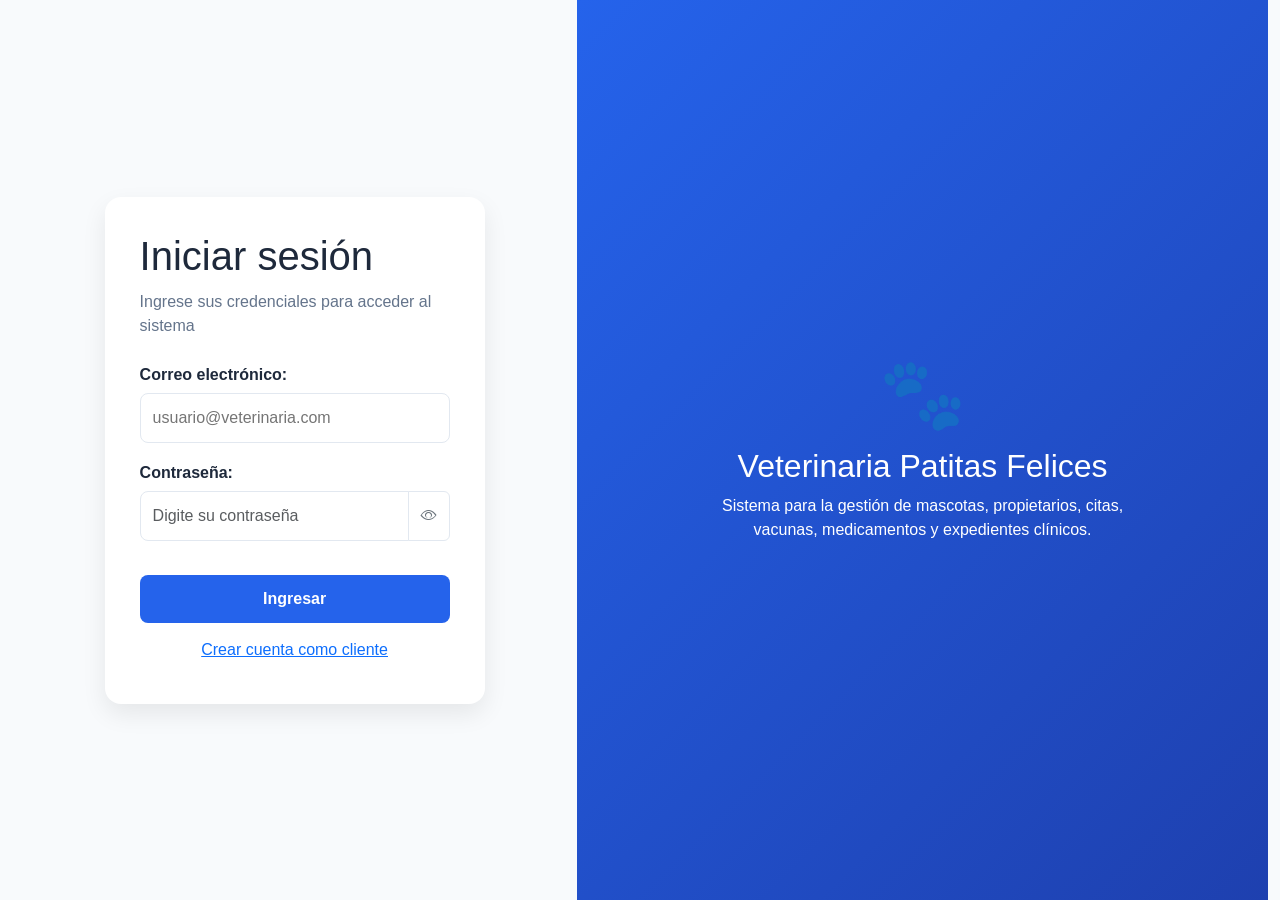
<file: index.html>
<!DOCTYPE html>
<html lang="en">
<head>
    <meta charset="UTF-8">
    <meta name="viewport" content="width=device-width, initial-scale=1.0">
    <title>Login - Veterinaria Patitas Felices</title>
    <link href="https://cdn.jsdelivr.net/npm/bootstrap@5.0.2/dist/css/bootstrap.min.css" rel="stylesheet" integrity="sha384-EVSTQN3/azprG1Anm3QDgpJLIm9Nao0Yz1ztcQTwFspd3yD65VohhpuuCOmLASjC" crossorigin="anonymous">
    <link rel="stylesheet" href="https://cdn.jsdelivr.net/npm/bootstrap-icons@1.13.1/font/bootstrap-icons.min.css">
    <link rel="stylesheet" href="./public/css/style.css">
</head>
<body>
    <main class="container-fluid min-vh-100 login-container">
        <section class="login-form-section d-flex">
            <form class="login-card" id="loginForm">
                <h1>Iniciar sesión</h1>
                <p>Ingrese sus credenciales para acceder al sistema</p>
                <label>Correo electrónico:</label>
                <input type="email" id="email" name="email" placeholder="usuario@veterinaria.com">
                <label>Contraseña:</label>
                <div class="mb-3">
                    <div class="input-group">
                        <input class="form-control" type="password" id="password" name="password" placeholder="Digite su contraseña">
                        <button class="btn btn-outline-secondary" type="button" id="btnVerPassword"><i class="bi bi-eye"></i></button>
                    </div>
                </div>
                <div id="mensajeLogin"></div>
                <button type="submit" id="btnLogin" class="btn btn-primary w-100">
                    <span id="textoBoton">Ingresar</span>
                </button>
                <a href="register.html" class="btn btn-link w-100 mt-2"> Crear cuenta como cliente</a>
            </form>
        </section>
        <section class="login-info-section">
            <div class="brand-box">
                <div class="logo">🐾</div>
                <h2>Veterinaria Patitas Felices</h2>
                <p>
                    Sistema para la gestión de mascotas, propietarios, citas,
                    vacunas, medicamentos y expedientes clínicos.
                </p>
            </div>
        </section>
    </main>
    <script src="https://cdn.jsdelivr.net/npm/bootstrap@5.0.2/dist/js/bootstrap.bundle.min.js" integrity="sha384-MrcW6ZMFYlzcLA8Nl+NtUVF0sA7MsXsP1UyJoMp4YLEuNSfAP+JcXn/tWtIaxVXM" crossorigin="anonymous"></script>
    <script src="https://code.jquery.com/jquery-3.7.1.js" integrity="sha256-eKhayi8LEQwp4NKxN+CfCh+3qOVUtJn3QNZ0TciWLP4=" crossorigin="anonymous"></script>
    <script src="./public/js/login.js"></script>
</body>
</html>
</file>
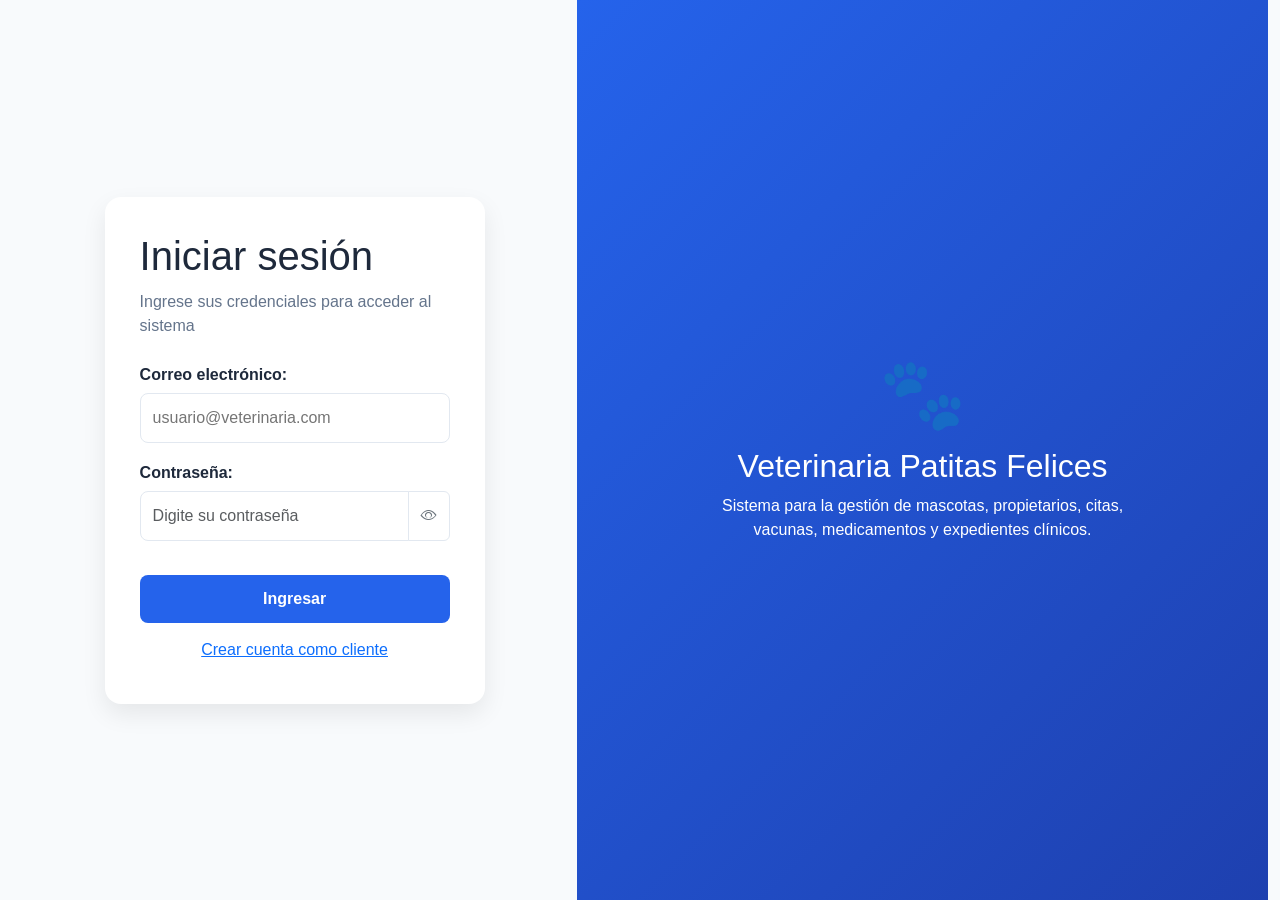
<file: home.html>
<!DOCTYPE html>
<html lang="en">
<head>
    <meta charset="UTF-8">
    <meta name="viewport" content="width=device-width, initial-scale=1.0">
    <title>Dashboard - Veterinaria</title>
    <link rel="stylesheet" href="./public/css/style.css">
</head>
<body>
    <aside class="sidebar">
        <div class="sidebar-logo">
            <span>🐾</span>
            <h2>Patitas Felices</h2>
        </div>
        <nav class="nav sidebar-menu">
            <a class="nav-link active" href="home.html">Inicio</a>
            <a class="nav-link" href="./pages/mascotas.html">Mascotas</a>
            <a class="nav-link" href="./pages/propietarios.html">Propietarios</a>
            <a class="nav-link" href="./pages/vacunas.html">Vacunas</a>
            <a class="nav-link" href="./pages/medicamentos.html">Medicamentos</a>
            <a class="nav-link" href="./pages/expedientes.html">Expedientes</a>
            <a class="nav-link" href="./pages/reportes.html">Reportes</a>
            <a class="nav-link logout" href="index.html">Cerrar sesión</a>
        </nav>
    </aside>
    <main class="main-content">
        <header class="topbar">
            <h1>Dashboard</h1>
            <p>Bienvenido al sistema de gestión veterinaria</p>
        </header>
        <section class="cards-container">
            <article class="card">
                <h3>Mascotas Registradas</h3>
                <p class="number">25</p>
            </article>
            <article class="card">
                <h3>Citas del días</h3>
                <p class="number">8</p>
            </article>
            <article class="card">
                <h3>Medicamentos activos</h3>
                <p class="number">15</p>
            </article>
        </section>
        <section class="panel">
            <h2>Últimos expedientes</h2>
            <table>
                <thead>
                    <tr>
                        <th>Mascota</th>
                        <th>Especie</th>
                        <th>Propietario</th>
                        <th>Última visita</th>
                    </tr>
                </thead>
                <tbody>
                    <tr>
                        <td>Nala</td>
                        <td>Perro</td>
                        <td>Danilo Chinchilla</td>
                        <td>05/06/2026</td>
                    </tr>
                    <tr>
                        <td>Michi</td>
                        <td>Gato</td>
                        <td>Nicole Montenegro</td>
                        <td>04/06/2026</td>
                    </tr>
                </tbody>
            </table>
        </section>
        <footer>
            <p> &copy; 2026 - Veterinaria Patitas Felices</p>
        </footer>
    </main>
</body>
<script src="./public/js/auth.js"></script>
</html>
</file>
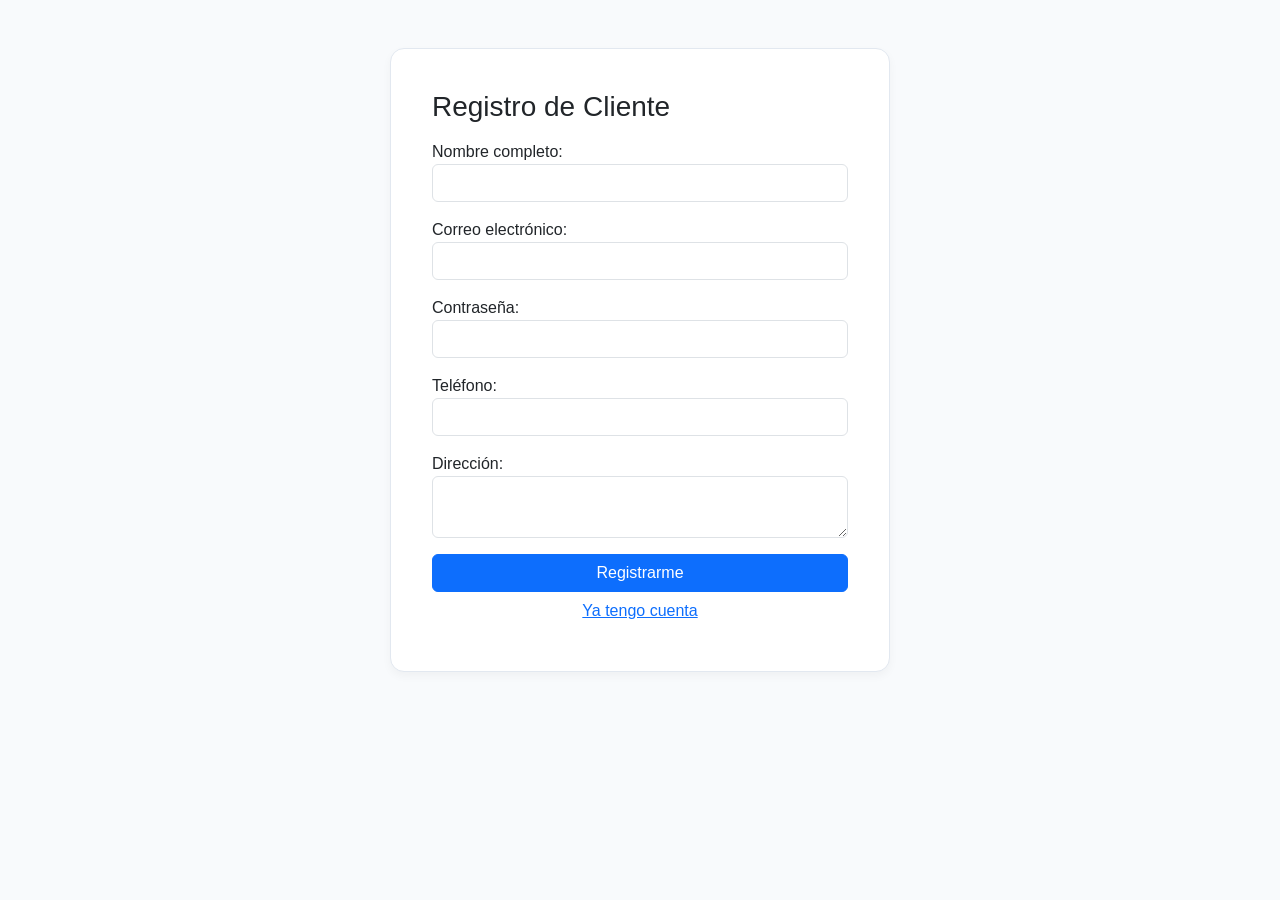
<file: register.html>
<!DOCTYPE html>
<html lang="es">
<head>
    <meta charset="UTF-8">
    <title>Registro Cliente - Patitas Felices</title>
    <link href="https://cdn.jsdelivr.net/npm/bootstrap@5.0.2/dist/css/bootstrap.min.css" rel="stylesheet">
    <link rel="stylesheet" href="./public/css/style.css">
</head>
<body>
    <main class="container py-5">
        <div class="card mx-auto" style="max-width: 500px;">
            <div class="card-body">
                <h1 class="h3 mb-3">Registro de Cliente</h1>

                <form id="registerForm">
                    <div class="mb-3">
                        <label>Nombre completo:</label>
                        <input class="form-control" type="text" id="nombre" required>
                    </div>

                    <div class="mb-3">
                        <label>Correo electrónico:</label>
                        <input class="form-control" type="email" id="correo" required>
                    </div>

                    <div class="mb-3">
                        <label>Contraseña:</label>
                        <input class="form-control" type="password" id="password" required>
                    </div>

                    <div class="mb-3">
                        <label>Teléfono:</label>
                        <input class="form-control" type="text" id="telefono">
                    </div>

                    <div class="mb-3">
                        <label>Dirección:</label>
                        <textarea class="form-control" id="direccion"></textarea>
                    </div>

                    <div id="mensajeRegistro"></div>

                    <button class="btn btn-primary w-100" type="submit">Registrarme</button>
                    <a href="index.html" class="btn btn-link w-100">Ya tengo cuenta</a>
                </form>
            </div>
        </div>
    </main>

    <script src="./public/js/register.js"></script>
</body>
</html>
</file>
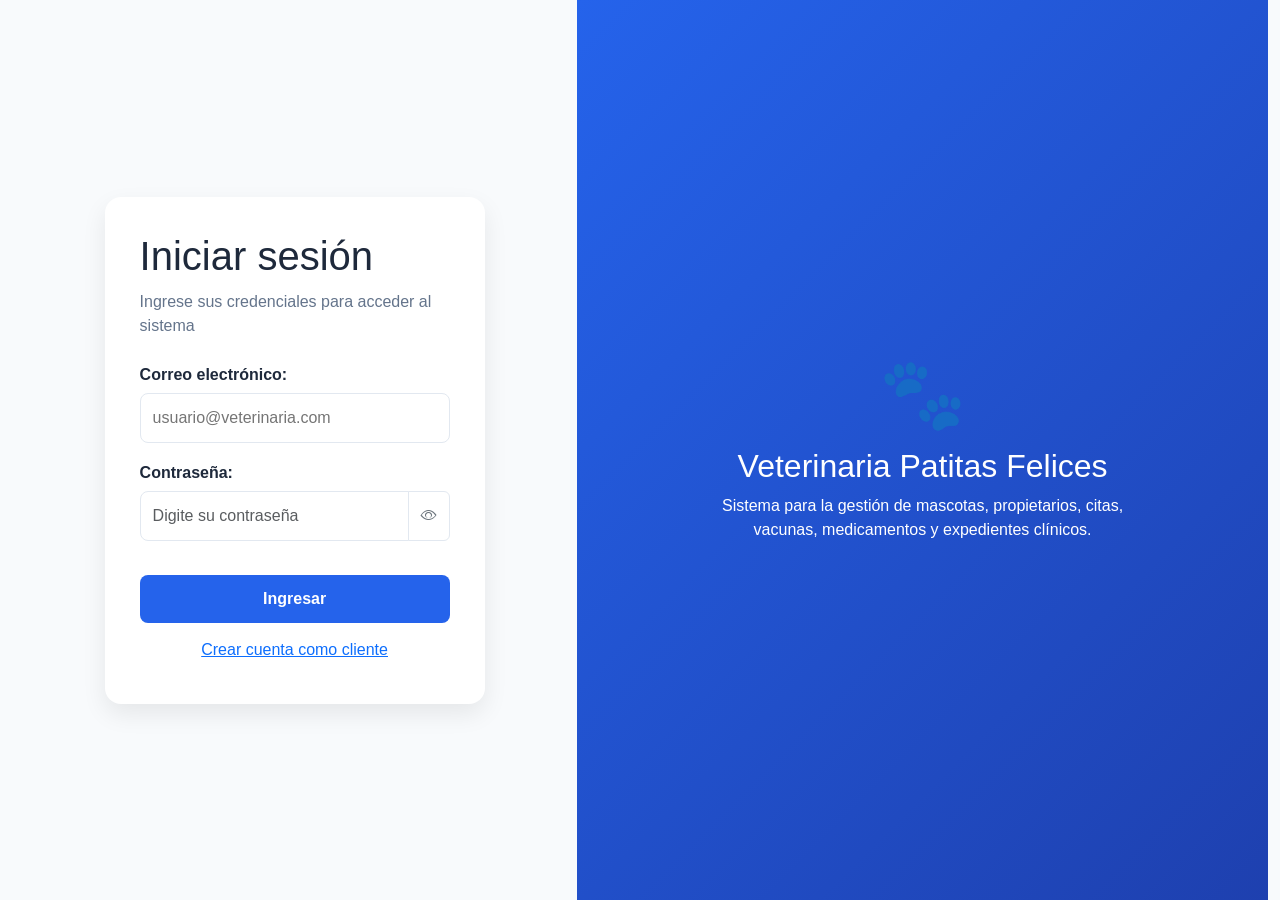
<file: pages/mascotas.html>
<!DOCTYPE html>
<html lang="en">
<head>
    <meta charset="UTF-8">
    <meta name="viewport" content="width=device-width, initial-scale=1.0">
    <link href="https://cdn.jsdelivr.net/npm/bootstrap@5.0.2/dist/css/bootstrap.min.css" rel="stylesheet" integrity="sha384-EVSTQN3/azprG1Anm3QDgpJLIm9Nao0Yz1ztcQTwFspd3yD65VohhpuuCOmLASjC" crossorigin="anonymous">
    <link rel="stylesheet" href="https://cdn.jsdelivr.net/npm/bootstrap-icons@1.13.1/font/bootstrap-icons.min.css">
    <link rel="stylesheet" href="../public/css/style.css">
    <title>Registro Mascotas - VPF</title>
</head>
<body>
    <aside class="sidebar">
        <div class="sidebar-logo">
            <span>🐾</span>
            <h2>Patitas Felices</h2>
        </div>
        <nav class="nav sidebar-menu">
            <a class="nav-link" href="../home.html">Inicio</a>
            <a class="nav-link active" href="./mascotas.html">Mascotas</a>
            <a class="nav-link" href="./propietarios.html">Propietarios</a>
            <a class="nav-link" href="./vacunas.html">Vacunas</a>
            <a class="nav-link" href="./medicamentos.html">Medicamentos</a>
            <a class="nav-link" href="./expedientes.html">Expedientes</a>
            <a class="nav-link" href="./reportes.html">Reportes</a>
            <a class="nav-link logout" href="../index.html">Cerrar sesión</a>
        </nav>
    </aside>
    <main class="main-content">
        <header class="mb-3">
            <h1>Gestión de Mascotas</h1>
            <p class="text-muted">
                Registro visual de mascotas atendidas por la veterinaria.
            </p>
        </header>
        <div id="mensaje" class="alert alert-info" role="alert">
            Complete el formulario para registrar una mascota
        </div>
        <section class="row">
            <article class="col-lg-4 mb-4">
                <div class="card">
                    <div class="card-header bg-primary text-white">
                        Formulario de Mascota
                    </div>
                    <div class="card-body">
                        <form id="formAnimal" method="post">
                            <input type="hidden" id="idMascota">
                            <div class="mb-3">
                                <label class="form-label">Nombre de la Mascota:</label>
                                <input class="form-control" type="text" id="nombre" placeholder="Ej: Nala" required>
                            </div>
                            <div class="mb-3">
                                <label class="form-label">Especie:</label>
                                <select class="form-select" id="especie" required>
                                    <option value="">Seleccione</option>
                                    <option value="Perro">Perro</option>
                                    <option value="Gato">Gato</option>
                                    <option value="Loro">Loro</option>
                                    <option value="Tortuga">Tortuga</option>
                                    <option value="Hámster">Hámster</option>
                                    <option value="Serpiente">Serpiente</option>
                                </select>
                            </div>
                            <div class="mb-3">
                                <label class="form-label">Raza:</label>
                                <input class="form-control" type="text" id="raza" placeholder="Ej: Labrador">
                            </div>
                            <div class="mb-3">
                                <label class="form-label">Edad:</label>
                                <input class="form-control" id="edad" name="name" placeholder="Edad en años">
                            </div>
                            <div class="mb-3">
                                <label class="form-label">Propietario:</label>
                                <select class="form-select" id="propietario" required>
                                    <option value="">Cargando Propietarios</option>
                                </select>
                            </div>
                            <div class="mb-3">
                                <label class="form-label">Sexo:</label>
                                <div class="input-group gap-3">
                                    <div class="form-check">
                                        <input class="form-check-input" type="radio" name="sexo" value="Hembra" id="hembra" required>
                                        <label class="form-check-label" for="hembra">Hembra</label>
                                    </div>
                                    <div class="form-check">
                                        <input class="form-check-input" type="radio" name="sexo" value="Macho" id="macho">
                                        <label class="form-check-label" for="macho">Macho</label>
                                    </div>
                                </div>
                            </div>
                            <div class="form-check form-switch mb-3">
                                <input class="form-check-input" type="checkbox" id="vacunado">
                                <label class="form-check-label" for="vacunado">Vacunación al día</label>
                            </div>
                            <div class="mb-3">
                                <label class="form-label">Observaciones:</label>
                                <textarea class="form-control" id="observaciones" name="observaciones" rows="4" placeholder="Características de la mascota"></textarea>
                            </div>
                            <button type="submit" class="btn btn-success w-100 mb-2">Guardar</button>
                            <button class="btn btn-secondary w-100" onclick="limpiarFormulario()">Limpiar</button>
                        </form>
                    </div>
                </div>
            </article>
            <article class="col-lg-8">
                <div class="card">
                    <div class="card-header">
                        Listado de Mascotas Registradas
                    </div>
                    <div class="card-body table-responsive">
                        <table class="table table-hover">
                            <thead>
                                <tr>
                                    <th>Nombre</th>
                                    <th>Especie</th>
                                    <th>Edad</th>
                                    <th>Propietario</th>
                                    <th>Vacunado</th>
                                    <th>Acciones</th>
                                </tr>
                            </thead>
                            <tbody id="tablaMascotas">
                                <!-- Aca se van agregar los rows dinamicamente por js-->
                            </tbody>
                        </table>
                    </div>
                </div>
            </article>
        </section>
    </main>
    <footer>
        <p> &copy; 2026 - Veterinaria Patitas Felices</p>
    </footer>
    <script src="https://code.jquery.com/jquery-3.7.1.js" integrity="sha256-eKhayi8LEQwp4NKxN+CfCh+3qOVUtJn3QNZ0TciWLP4=" crossorigin="anonymous"></script>
    <script src="../public/js/auth.js"></script>
    <script src="../public/js/mascotas.js"></script>
</body>
</html>
</file>
<file: public/css/style.css>
:root{
    --primary: #2563eb;
    --primary-dark: #1e40af;
    --secondary: #0f172a;
    --background: #f8fafc;
    --card: #ffffff;
    --text:#1e293b;
    --muted: #64748b;
    --danger: #dc2626;
    --border: #e2e8f0;
}

*{
    box-sizing: border-box;
}

body{
    margin:0;
    font-family: Arial, Helvetica, sans-serif;
    background: var(--background);
    color: var(--text);
}
/* login */
.login-container{
    min-height: 100vh;
    display: flex;
}

.login-form-section{
    width: 45%;
    display: flex;
    justify-content: center;
    align-items: center;
    background: var(--background);
}

.login-info-section{
    width: 55%;
    display: flex;
    justify-content: center;
    align-items: center;
    background: linear-gradient(135deg, var(--primary), var(--primary-dark));
    color: white;
    padding: 40px;
}

.login-card{
    width: 380px;
    background: var(--card);
    padding: 35px;
    border-radius: 16px;
    box-shadow: 0 10px 25px rgba(0,0,0,0.08);
}

.login-card h1{
    margin-bottom: 10px;
}

.login-card p{
    color: var(--muted);
    margin-bottom: 25px;
}

.login-card label{
    display: block;
    margin-bottom: 6px;
    font-weight: bold;
}

.login-card input{
    width: 100%;
    padding: 12px;
    margin-bottom: 18px;
    border: 1px solid var(--border);
    border-radius: 8px;
}

.login-card > button{
    width: 100%;
    padding: 12px;
    background: var(--primary);
    color: white;
    border: none;
    border-radius: 8px;
    font-weight: bold;
    cursor: pointer;
}

#btnVerPassword{
    width: auto;
    padding: 0 12px;
    max-height: 50px;
    border: 1px solid var(--border);
}

.login-card button:hover{
    background: var(--primary-dark);
}

.brand-box{
    max-width: 420px;
    text-align: center;
}

.logo{
    font-size: 70px;
}

/* dashboard */
.sidebar{
    width: 260px;
    height: 100vh;
    position: fixed;
    background: var(--secondary);
    color: white;
    padding: 20px;
}

.sidebar-logo{
    display: flex;
    align-items: center;
    gap: 10px;
    margin-bottom: 35px;
}

.sidebar-logo span{
    font-size: 32px;
}

.sidebar-logo h2{
    font-size: 20px;
}

.sidebar-menu{
    display: flex;
    flex-direction: column;
    gap: 10px;
}

.sidebar-menu a{
    color:white;
    text-decoration: none;
    padding: 12px;
    border-radius: 8px;
}

.sidebar-menu a:hover{
    background: rgba(255,255,255,0.12);
}

.sidebar-menu .logout{
    margin-top: 30px;
    background: var(--danger);
}

.main-content{
    margin-left: 265px;
    padding: 30px;
    min-height: 100vh;
    display: flex;
    flex-direction: column;
}

.topbar{
    background: white;
    padding: 25px;
    border-radius: 14px;
    margin-bottom: 25px;
    border: 1px solid var(--border);
}

.cards-container{
    display: grid;
    grid-template-columns: repeat(4, 1fr);
    gap:20px;
    margin-bottom: 25px;
}

.card{
    background: var(--card);
    padding: 25px;
    border-radius: 14px;
    border: 1px solid var(--border);
    box-shadow: 0 4px 10px rgba(0,0,0,0.04);
}
.card h3{
    color: var(--muted);
    font-size: 16px;
}
.card .number{
    font-size: 36px;
    font-weight: bold;
    color: var(--primary);
}
.panel{
    background: white;
    padding: 25px;
    border-radius: 14px;
    border: 1px solid var(--border);
}
table{
    width: 100%;
    border-collapse: collapse;
}
th, td{
    padding: 12px;
    text-align: left;
    border-bottom: 1px solid var(--border);
}
th{
    color: var(--muted);
}
footer{
    margin-top: auto;
    display: flex;
    justify-content: center;
    width: 100%;
    text-align: center;
}
/* responsive */
@media (max-width: 900px){
    .login-container{
        flex-direction: column;
    }
    .login-form-section,
    .login-info-section{
        width: 100%;
        min-height: 50vh;
    }
    .sidebar{
        position: static;
        width: 100%;
        height: auto;
    }
    .main-content{
        margin-left: 0;
    }
    .cards-container{
        grid-template-columns: repeat(2, 1fr);
    }
}
@media (max-width: 600px){
    .cards-container{
        grid-template-columns: 1fr;
    }
}
</file>
